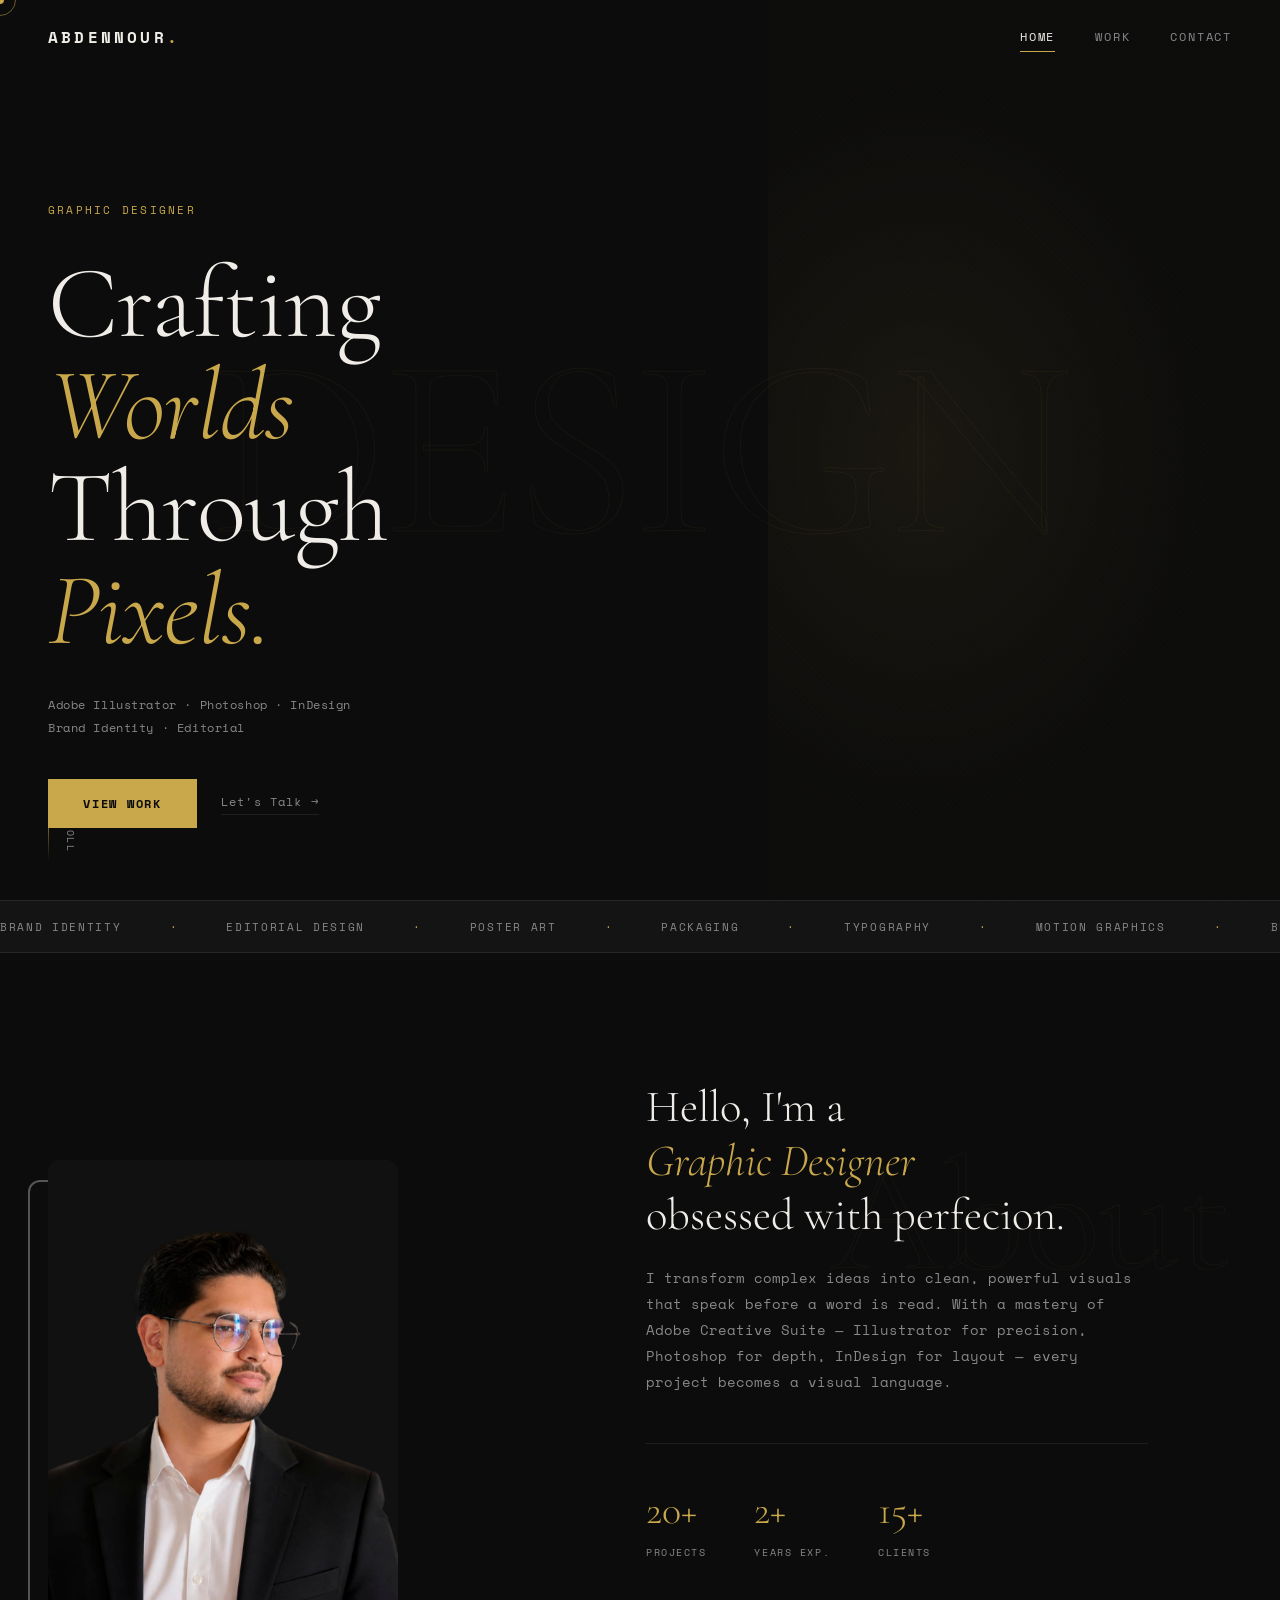
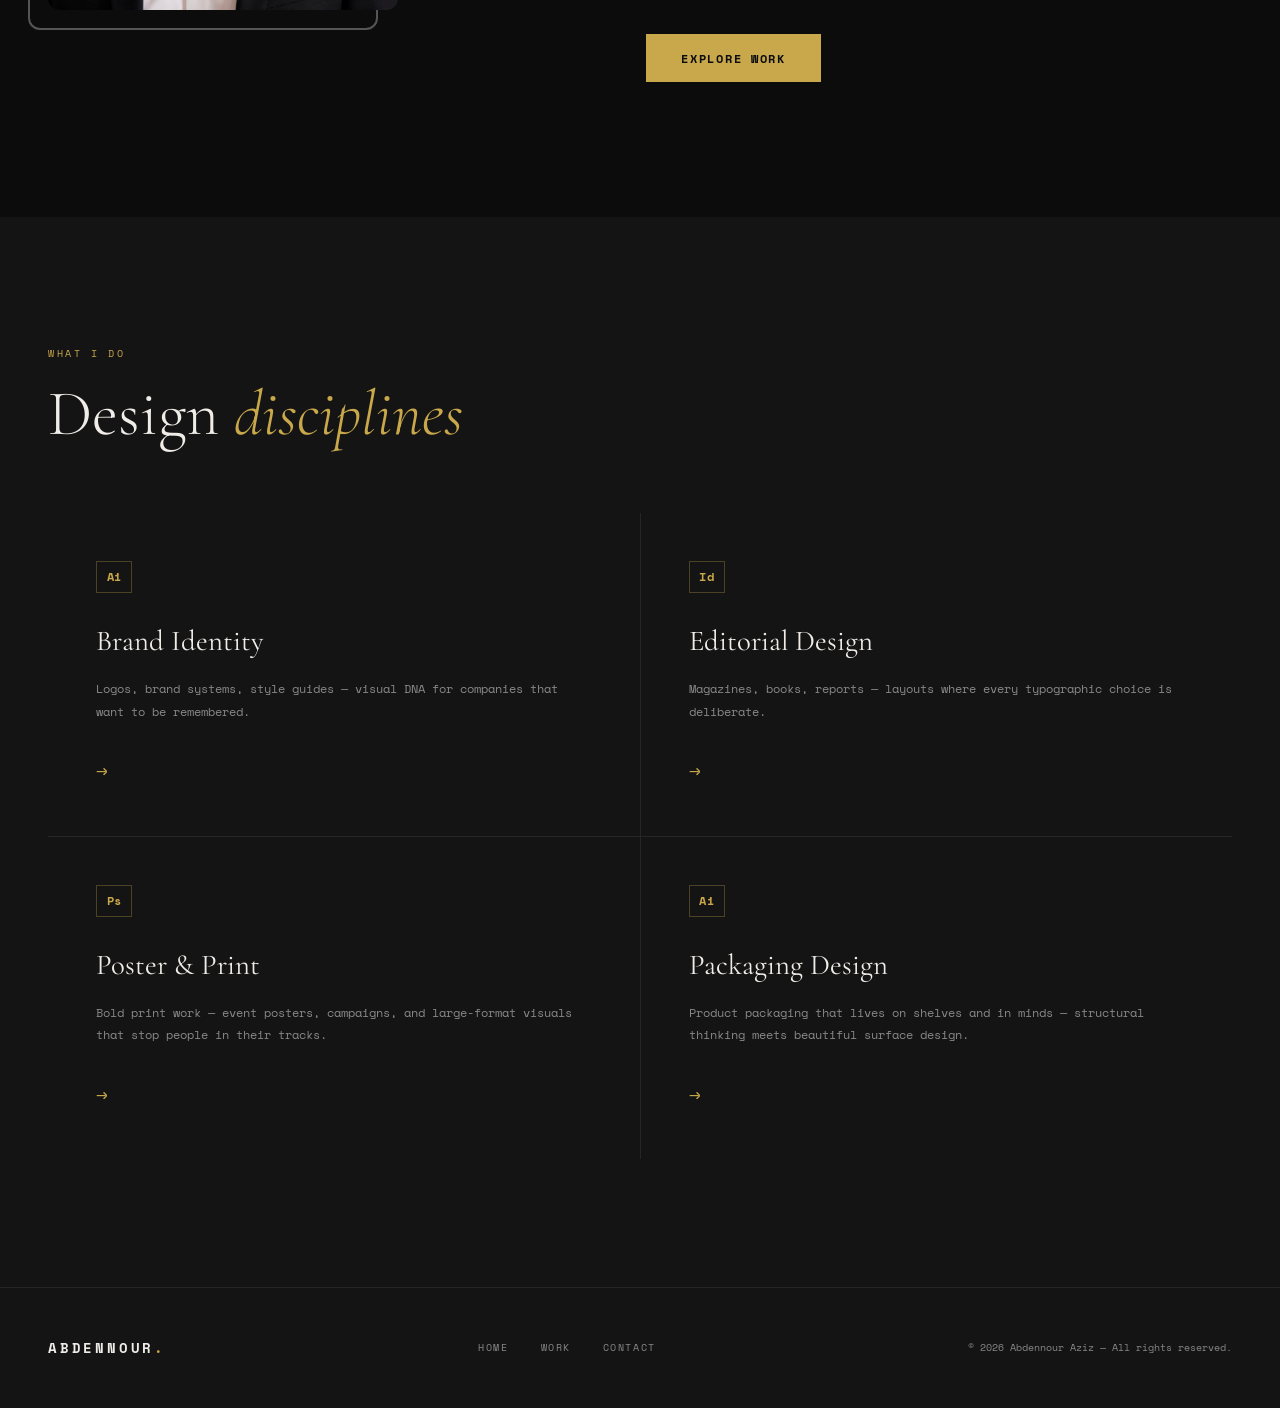
<file: index.html>
<!DOCTYPE html>
<html lang="en">
<head>
  <meta charset="UTF-8" />
  <meta name="viewport" content="width=device-width, initial-scale=1.0"/>
  <title>Abdennour's Portfolio</title>
  <link rel="preconnect" href="https://fonts.googleapis.com">
  <link href="https://fonts.googleapis.com/css2?family=Cormorant+Garamond:ital,wght@0,300;0,400;0,600;1,300;1,400&family=Space+Mono:wght@400;700&display=swap" rel="stylesheet">
  <link rel="stylesheet" href="style.css">
</head>
<body>

  <!-- CURSOR -->
  <div class="cursor" id="cursor"></div>
  <div class="cursor-follower" id="cursor-follower"></div>

  <!-- NAV -->
  <nav class="nav" id="nav">
    <a href="index.html" class="nav-logo">ABDENNOUR<span>.</span></a>
    <div class="nav-links">
      <a href="index.html" class="nav-link active">Home</a>
      <a href="work.html" class="nav-link">Work</a>
      <a href="contact.html" class="nav-link">Contact</a>
    </div>
    <div class="nav-burger" id="burger">
      <span></span><span></span>
    </div>
  </nav>

  <!-- HERO -->
  <section class="hero">
    <div class="hero-bg-text">DESIGN</div>
    <div class="hero-content">
      <p class="hero-tag reveal">Graphic Designer</p>
      <h1 class="hero-title">
        <span class="line reveal">Crafting</span>
        <span class="line reveal italic">Worlds</span>
        <span class="line reveal">Through</span>
        <span class="line reveal italic">Pixels.</span>
      </h1>
      <p class="hero-desc reveal">Adobe Illustrator · Photoshop · InDesign<br>Brand Identity · Editorial </p>
      <div class="hero-cta reveal">
        <a href="work.html" class="btn-primary">View Work</a>
        <a href="contact.html" class="btn-ghost">Let's Talk →</a>
      </div>
    </div>
    <div class="hero-scroll">
      <span>Scroll</span>
      <div class="scroll-line"></div>
    </div>
    <div class="hero-img-wrap">
      <div class="hero-img"></div>
    </div>
  </section>

  <!-- MARQUEE -->
  <div class="marquee-wrap">
    <div class="marquee">
      <span>Brand Identity</span><span>·</span>
      <span>Editorial Design</span><span>·</span>
      <span>Poster Art</span><span>·</span>
      <span>Packaging</span><span>·</span>
      <span>Typography</span><span>·</span>
      <span>Motion Graphics</span><span>·</span>
      <span>Brand Identity</span><span>·</span>
      <span>Editorial Design</span><span>·</span>
      <span>Poster Art</span><span>·</span>
      <span>Packaging</span><span>·</span>
      <span>Typography</span><span>·</span>
      <span>Motion Graphics</span><span>·</span>
    </div>
  </div>

  <!-- ABOUT -->
  <section class="about section">
    <div class="about-label reveal">About</div>
    <div class="about-grid">
      <div class="about-left">
        <div class="about-portrait reveal">
  <div class="portrait-inner">
    <img src="images.profile.png" alt="Abdennour Portrait">
  </div>
  <div class="portrait-border"></div>
</div>
      </div>
      <div class="about-right">
        <h2 class="about-title reveal">Hello, I'm a<br><em>Graphic Designer</em><br>obsessed with perfecion.</h2>
        <p class="about-text reveal">I transform complex ideas into clean, powerful visuals that speak before a word is read. With a mastery of Adobe Creative Suite — Illustrator for precision, Photoshop for depth, InDesign for layout — every project becomes a visual language.</p>
        <div class="about-stats reveal">
          <div class="stat"><span class="stat-num">20+</span><span class="stat-label">Projects</span></div>
          <div class="stat"><span class="stat-num">2+</span><span class="stat-label">Years Exp.</span></div>
          <div class="stat"><span class="stat-num">15+</span><span class="stat-label">Clients</span></div>
        </div>
        <a href="work.html" class="btn-primary reveal">Explore Work</a>
      </div>
    </div>
  </section>

  <!-- FEATURED CATEGORIES -->
  <section class="categories section">
    <p class="section-tag reveal">What I Do</p>
    <h2 class="section-title reveal">Design <em>disciplines</em></h2>
    <div class="cat-grid">
      <a href="work.html#branding" class="cat-card reveal" data-index="0">
        <div class="cat-icon">Ai</div>
        <h3>Brand Identity</h3>
        <p>Logos, brand systems, style guides — visual DNA for companies that want to be remembered.</p>
        <div class="cat-arrow">→</div>
        <div class="cat-bg"></div>
      </a>
      <a href="work.html#editorial" class="cat-card reveal" data-index="1">
        <div class="cat-icon">Id</div>
        <h3>Editorial Design</h3>
        <p>Magazines, books, reports — layouts where every typographic choice is deliberate.</p>
        <div class="cat-arrow">→</div>
        <div class="cat-bg"></div>
      </a>
      <a href="work.html#poster" class="cat-card reveal" data-index="2">
        <div class="cat-icon">Ps</div>
        <h3>Poster & Print</h3>
        <p>Bold print work — event posters, campaigns, and large-format visuals that stop people in their tracks.</p>
        <div class="cat-arrow">→</div>
        <div class="cat-bg"></div>
      </a>
      <a href="work.html#packaging" class="cat-card reveal" data-index="3">
        <div class="cat-icon">Ai</div>
        <h3>Packaging Design</h3>
        <p>Product packaging that lives on shelves and in minds — structural thinking meets beautiful surface design.</p>
        <div class="cat-arrow">→</div>
        <div class="cat-bg"></div>
      </a>
    </div>
  </section>

  <!-- FOOTER -->
  <footer class="footer">
    <div class="footer-inner">
      <div class="footer-logo">ABDENNOUR<span>.</span></div>
      <div class="footer-links">
        <a href="index.html">Home</a>
        <a href="work.html">Work</a>
        <a href="contact.html">Contact</a>
      </div>
      <p class="footer-copy">© 2026 Abdennour Aziz — All rights reserved.</p>
    </div>
  </footer>

  <script src="main.js"></script>
</body>
</html>
</file>
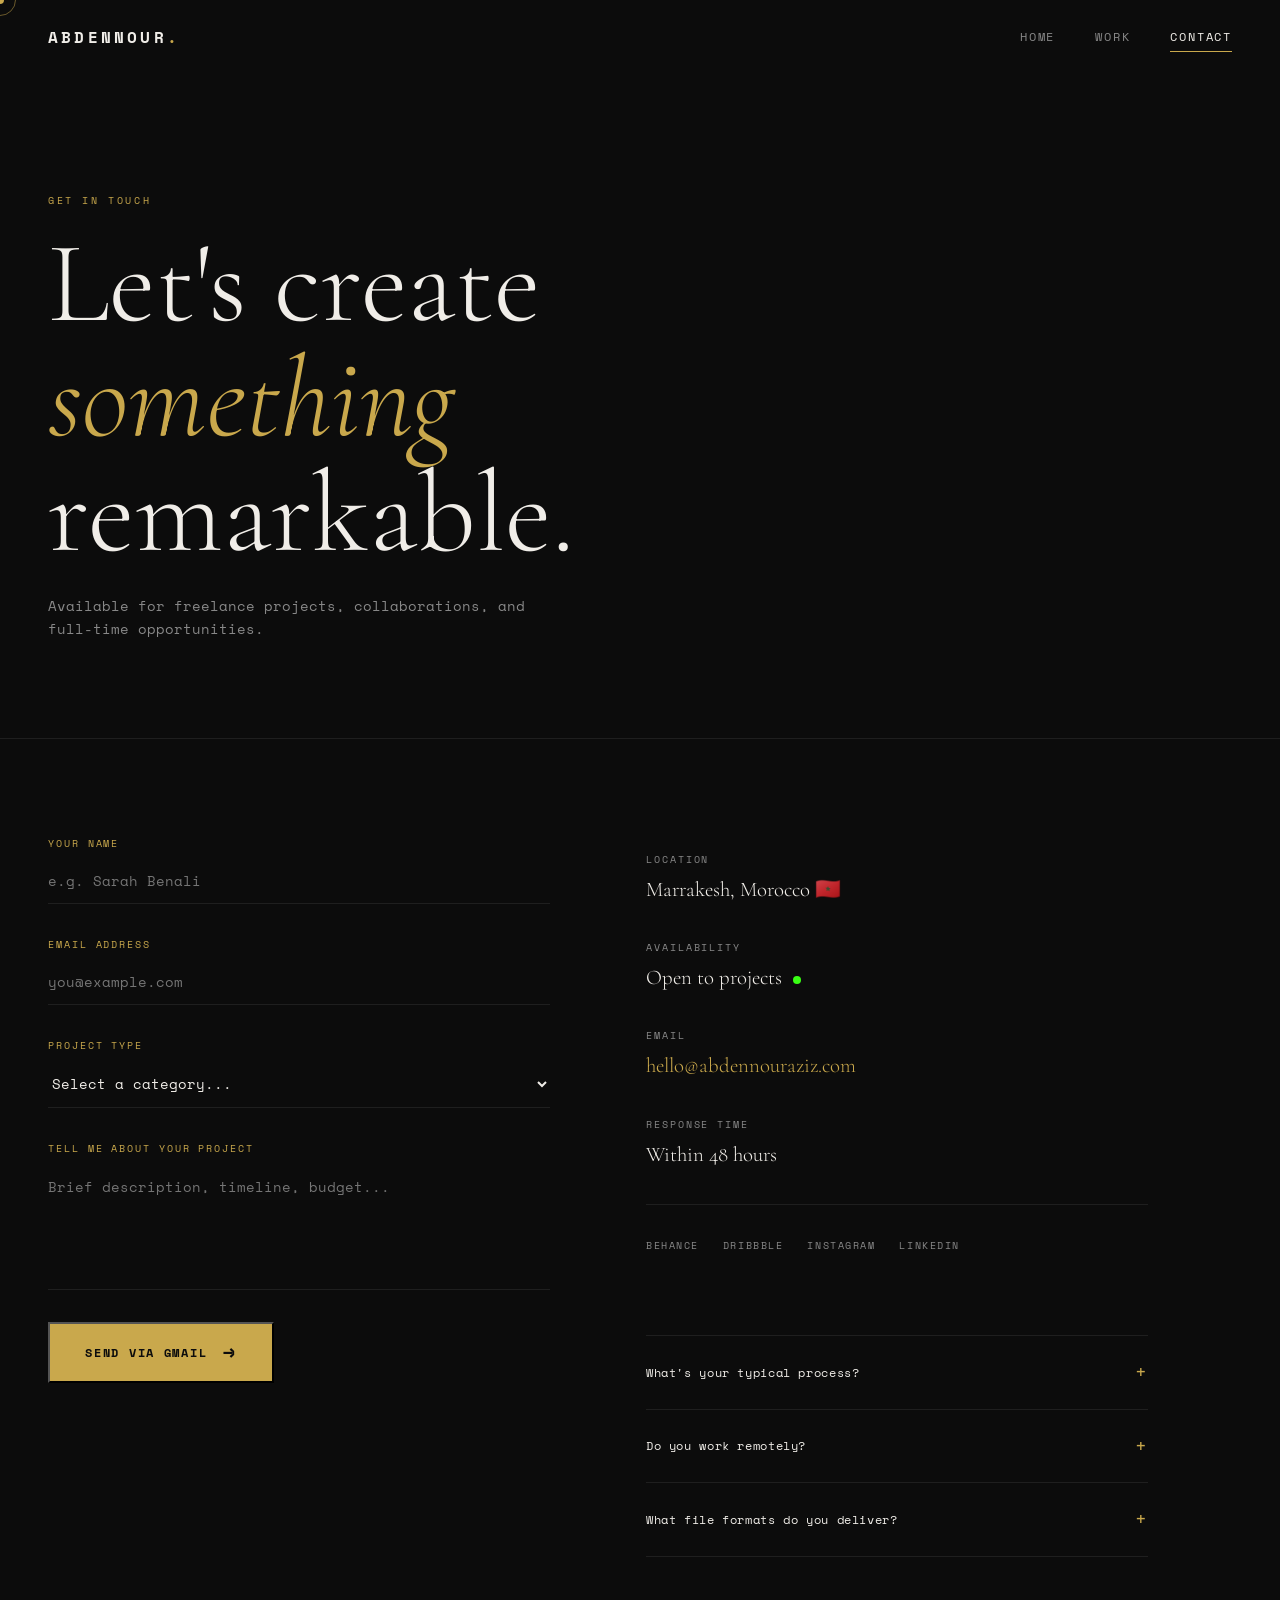
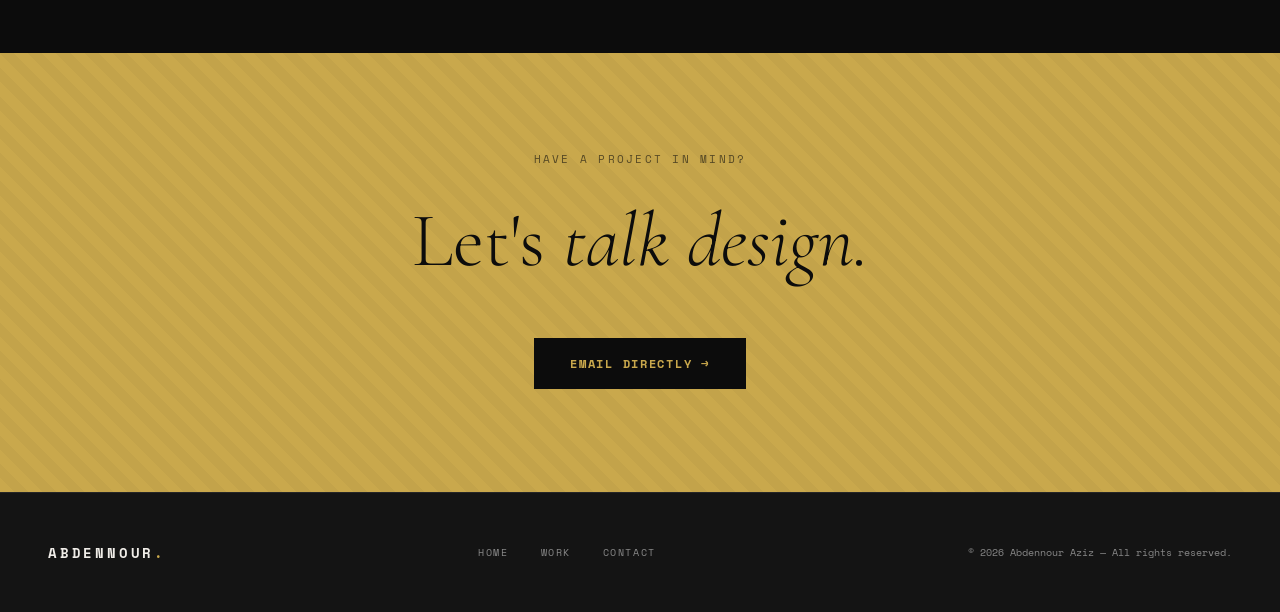
<file: contact.html>
<!DOCTYPE html>
<html lang="en">
<head>
  <meta charset="UTF-8"/>
  <meta name="viewport" content="width=device-width, initial-scale=1.0"/>
  <title>Contact — Abdennour Aziz</title>
  <link rel="preconnect" href="https://fonts.googleapis.com">
  <link href="https://fonts.googleapis.com/css2?family=Cormorant+Garamond:ital,wght@0,300;0,400;0,600;1,300;1,400&family=Space+Mono:wght@400;700&display=swap" rel="stylesheet">
  <link rel="stylesheet" href="style.css">
</head>
<body>

  <div class="cursor" id="cursor"></div>
  <div class="cursor-follower" id="cursor-follower"></div>

  <nav class="nav" id="nav">
    <a href="index.html" class="nav-logo">ABDENNOUR<span>.</span></a>
    <div class="nav-links">
      <a href="index.html" class="nav-link">Home</a>
      <a href="work.html" class="nav-link">Work</a>
      <a href="contact.html" class="nav-link active">Contact</a>
    </div>
    <div class="nav-burger" id="burger">
      <span></span><span></span>
    </div>
  </nav>

  <section class="contact-hero">
    <div class="contact-hero-text">
      <p class="page-hero-tag reveal">Get In Touch</p>
      <h1 class="page-hero-title reveal">Let's create<br><em>something</em><br>remarkable.</h1>
      <p class="page-hero-sub reveal">Available for freelance projects, collaborations, and full-time opportunities.</p>
    </div>
  </section>

  <section class="contact-section">
    <div class="contact-grid">

      <!-- FORM SIDE -->
      <div class="contact-form-wrap reveal">
        <form class="contact-form" id="contactForm">
          <div class="form-group">
            <label for="name">Your Name</label>
            <input type="text" id="name" name="name" placeholder="e.g. Sarah Benali" required>
            <div class="input-line"></div>
          </div>
          <div class="form-group">
            <label for="email">Email Address</label>
            <input type="email" id="email" name="email" placeholder="you@example.com" required>
            <div class="input-line"></div>
          </div>
          <div class="form-group">
            <label for="project">Project Type</label>
            <select id="project" name="project">
              <option value="">Select a category...</option>
              <option>Brand Identity</option>
              <option>Editorial Design</option>
              <option>Poster & Print</option>
              <option>Packaging Design</option>
              <option>Other</option>
            </select>
            <div class="input-line"></div>
          </div>
          <div class="form-group">
            <label for="message">Tell me about your project</label>
            <textarea id="message" name="message" rows="5" placeholder="Brief description, timeline, budget..."></textarea>
            <div class="input-line"></div>
          </div>
          <button type="submit" class="btn-primary submit-btn">
            <span class="btn-text">Send via Gmail</span>
            <span class="btn-arrow">→</span>
          </button>
          <div class="form-success" id="formSuccess">
            <span>✓</span> Message sent! I'll get back to you within 48 hours.
          </div>
        </form>
      </div>

      <!-- INFO SIDE -->
      <div class="contact-info reveal">
        <div class="info-block">
          <p class="info-label">Location</p>
          <p class="info-val">Marrakesh, Morocco 🇲🇦</p>
        </div>
        <div class="info-block">
          <p class="info-label">Availability</p>
          <p class="info-val">Open to projects <span class="dot-green"></span></p>
        </div>
        <div class="info-block">
          <p class="info-label">Email</p>
          <p class="info-val"><a href="mailto:hello@abdennouraziz.com">hello@abdennouraziz.com</a></p>
        </div>
        <div class="info-block">
          <p class="info-label">Response Time</p>
          <p class="info-val">Within 48 hours</p>
        </div>
        <div class="info-socials">
          <a href="#" class="social-link">Behance</a>
          <a href="#" class="social-link">Dribbble</a>
          <a href="#" class="social-link">Instagram</a>
          <a href="#" class="social-link">LinkedIn</a>
        </div>
        <div class="info-faq">
          <div class="faq-item">
            <div class="faq-q" onclick="toggleFaq(this)">
              <span>What's your typical process?</span><span class="faq-icon">+</span>
            </div>
            <div class="faq-a">Discovery → Concept → Refinement → Delivery. I involve you at every stage so there are no surprises — only great work.</div>
          </div>
          <div class="faq-item">
            <div class="faq-q" onclick="toggleFaq(this)">
              <span>Do you work remotely?</span><span class="faq-icon">+</span>
            </div>
            <div class="faq-a">Yes, fully remote and comfortable with async collaboration across time zones.</div>
          </div>
          <div class="faq-item">
            <div class="faq-q" onclick="toggleFaq(this)">
              <span>What file formats do you deliver?</span><span class="faq-icon">+</span>
            </div>
            <div class="faq-a">All source files (Ai, Ps, Id), plus print-ready PDFs, web-optimized PNGs/SVGs, and full brand packages as needed.</div>
          </div>
        </div>
      </div>

    </div>
  </section>

  <!-- BIG CTA -->
  <section class="cta-band reveal">
    <div class="cta-band-inner">
      <p>Have a project in mind?</p>
      <h2>Let's <em>talk design.</em></h2>
      <a href="mailto:hello@abdennouraziz.com" class="btn-primary">Email Directly →</a>
    </div>
  </section>

  <footer class="footer">
    <div class="footer-inner">
      <div class="footer-logo">ABDENNOUR<span>.</span></div>
      <div class="footer-links">
        <a href="index.html">Home</a>
        <a href="work.html">Work</a>
        <a href="contact.html">Contact</a>
      </div>
      <p class="footer-copy">© 2026 Abdennour Aziz — All rights reserved.</p>
    </div>
  </footer>

  <script src="main.js"></script>
</body>
</html>
</file>
<file: style.css>
/* =============================================
   ABDENNOUR — PORTFOLIO STYLESHEET
   Aesthetic: Dark Editorial Luxury
   Fonts: Cormorant Garamond + Space Mono
   ============================================= */

:root {
  --bg: #0c0c0c;
  --surface: #141414;
  --border: rgba(255,255,255,0.08);
  --text: #f0ede8;
  --text-muted: #888;
  --accent: #c9a84c;
  --accent-light: #e8c96e;
  --red: #e94560;
  --font-serif: 'Cormorant Garamond', Georgia, serif;
  --font-mono: 'Space Mono', monospace;
  --ease: cubic-bezier(0.77, 0, 0.175, 1);
  --ease-out: cubic-bezier(0.16, 1, 0.3, 1);
}

*, *::before, *::after { box-sizing: border-box; margin: 0; padding: 0; }

html { scroll-behavior: smooth; }

body {
  background: var(--bg);
  color: var(--text);
  font-family: var(--font-mono);
  font-size: 14px;
  line-height: 1.7;
  overflow-x: hidden;
  cursor: none;
}

a { color: inherit; text-decoration: none; }
em { font-style: italic; color: var(--accent); }

/* =============================================
   CUSTOM CURSOR
   ============================================= */
.cursor {
  width: 8px; height: 8px;
  background: var(--accent);
  border-radius: 50%;
  position: fixed; top: 0; left: 0;
  pointer-events: none; z-index: 9999;
  transform: translate(-50%, -50%);
  transition: width 0.2s, height 0.2s, background 0.2s;
}

.cursor-follower {
  width: 32px; height: 32px;
  border: 1px solid rgba(201,168,76,0.5);
  border-radius: 50%;
  position: fixed; top: 0; left: 0;
  pointer-events: none; z-index: 9998;
  transform: translate(-50%, -50%);
  transition: transform 0.15s var(--ease-out), width 0.3s, height 0.3s;
}

body:has(a:hover) .cursor { width: 12px; height: 12px; background: var(--accent-light); }
body:has(a:hover) .cursor-follower { width: 48px; height: 48px; border-color: var(--accent); }
body:has(button:hover) .cursor { background: var(--accent-light); }

/* =============================================
   NAV
   ============================================= */
.nav {
  position: fixed; top: 0; left: 0; right: 0; z-index: 100;
  display: flex; align-items: center; justify-content: space-between;
  padding: 1.5rem 3rem;
  transition: background 0.4s, padding 0.4s;
}

.nav.scrolled {
  background: rgba(12,12,12,0.92);
  backdrop-filter: blur(12px);
  padding: 1rem 3rem;
  border-bottom: 1px solid var(--border);
}

.nav-logo {
  font-family: var(--font-mono);
  font-size: 1rem;
  font-weight: 700;
  letter-spacing: 0.2em;
  color: var(--text);
}
.nav-logo span { color: var(--accent); }

.nav-links { display: flex; gap: 2.5rem; }

.nav-link {
  font-family: var(--font-mono);
  font-size: 0.75rem;
  letter-spacing: 0.15em;
  text-transform: uppercase;
  color: var(--text-muted);
  transition: color 0.3s;
  position: relative;
}

.nav-link::after {
  content: '';
  position: absolute; bottom: -4px; left: 0;
  width: 0; height: 1px;
  background: var(--accent);
  transition: width 0.3s var(--ease);
}
.nav-link:hover, .nav-link.active { color: var(--text); }
.nav-link:hover::after, .nav-link.active::after { width: 100%; }

.nav-burger { display: none; flex-direction: column; gap: 6px; cursor: none; }
.nav-burger span { display: block; width: 24px; height: 1px; background: var(--text); transition: all 0.3s; }

/* =============================================
   REVEAL ANIMATION
   ============================================= */
.reveal {
  opacity: 0;
  transform: translateY(30px);
  transition: opacity 0.8s var(--ease-out), transform 0.8s var(--ease-out);
}
.reveal.visible {
  opacity: 1;
  transform: translateY(0);
}

/* =============================================
   HERO
   ============================================= */
.hero {
  min-height: 100vh;
  display: flex; align-items: center;
  padding: 0 3rem; padding-top: 8rem;
  position: relative; overflow: hidden;
}

.hero-bg-text {
  position: absolute;
  font-family: var(--font-serif);
  font-size: clamp(8rem, 20vw, 22rem);
  font-weight: 300;
  letter-spacing: -0.02em;
  color: transparent;
  -webkit-text-stroke: 1px rgba(201,168,76,0.06);
  top: 50%; left: 50%;
  transform: translate(-50%, -50%);
  white-space: nowrap;
  user-select: none;
  animation: bgTextFloat 8s ease-in-out infinite;
}

@keyframes bgTextFloat {
  0%, 100% { transform: translate(-50%, -50%) translateY(0); }
  50% { transform: translate(-50%, -50%) translateY(-20px); }
}

.hero-content { max-width: 680px; position: relative; z-index: 2; }

.hero-tag {
  font-family: var(--font-mono);
  font-size: 0.7rem;
  letter-spacing: 0.2em;
  text-transform: uppercase;
  color: var(--accent);
  margin-bottom: 2rem;
}

.hero-title {
  font-family: var(--font-serif);
  font-size: clamp(3.5rem, 8vw, 7rem);
  font-weight: 300;
  line-height: 1.0;
  letter-spacing: -0.01em;
  margin-bottom: 2rem;
}

.hero-title .line { display: block; }
.hero-title .italic { font-style: italic; color: var(--accent); }

.hero-title .line.reveal { transition-delay: calc(var(--i, 0) * 0.1s); }
.hero-title .line:nth-child(1) { --i: 0; }
.hero-title .line:nth-child(2) { --i: 1; }
.hero-title .line:nth-child(3) { --i: 2; }
.hero-title .line:nth-child(4) { --i: 3; }

.hero-desc {
  font-family: var(--font-mono);
  font-size: 0.72rem;
  color: var(--text-muted);
  letter-spacing: 0.05em;
  line-height: 2;
  margin-bottom: 2.5rem;
}

.hero-cta { display: flex; gap: 1.5rem; align-items: center; flex-wrap: wrap; }

.hero-scroll {
  position: absolute;
  bottom: 2.5rem; left: 3rem;
  display: flex; flex-direction: column; align-items: center; gap: 0.75rem;
  color: var(--text-muted);
  font-family: var(--font-mono);
  font-size: 0.65rem;
  letter-spacing: 0.15em;
  text-transform: uppercase;
  writing-mode: vertical-rl;
}

.scroll-line {
  width: 1px; height: 60px;
  background: linear-gradient(to bottom, var(--accent), transparent);
  animation: scrollPulse 2s ease-in-out infinite;
}

@keyframes scrollPulse {
  0%, 100% { opacity: 0.3; transform: scaleY(1); }
  50% { opacity: 1; transform: scaleY(1.2); }
}

.hero-img-wrap {
  position: absolute; right: 0; top: 0; bottom: 0;
  width: 40%; overflow: hidden;
  opacity: 0.25;
}

.hero-img {
  width: 100%; height: 100%;
  background: 
    radial-gradient(ellipse at 30% 50%, rgba(201,168,76,0.3), transparent 60%),
    repeating-linear-gradient(45deg, transparent, transparent 2px, rgba(201,168,76,0.03) 2px, rgba(201,168,76,0.03) 4px);
  animation: heroImgFloat 6s ease-in-out infinite;
}

@keyframes heroImgFloat {
  0%, 100% { transform: scale(1.05); }
  50% { transform: scale(1.0); }
}

/* =============================================
   BUTTONS
   ============================================= */
.btn-primary {
  display: inline-block;
  background: var(--accent);
  color: #0c0c0c;
  font-family: var(--font-mono);
  font-size: 0.72rem;
  font-weight: 700;
  letter-spacing: 0.15em;
  text-transform: uppercase;
  padding: 0.9rem 2.2rem;
  position: relative; overflow: hidden;
  transition: color 0.3s, transform 0.3s;
}

.btn-primary::before {
  content: '';
  position: absolute; inset: 0;
  background: var(--bg);
  transform: scaleX(0);
  transform-origin: left;
  transition: transform 0.4s var(--ease);
}
.btn-primary:hover::before { transform: scaleX(1); }
.btn-primary:hover { color: var(--accent); transform: translateY(-2px); }
.btn-primary span { position: relative; z-index: 1; }

.btn-ghost {
  display: inline-block;
  font-family: var(--font-mono);
  font-size: 0.72rem;
  letter-spacing: 0.1em;
  color: var(--text-muted);
  border-bottom: 1px solid var(--border);
  padding-bottom: 2px;
  transition: color 0.3s, border-color 0.3s;
}
.btn-ghost:hover { color: var(--accent); border-color: var(--accent); }

/* =============================================
   MARQUEE
   ============================================= */
.marquee-wrap {
  border-top: 1px solid var(--border);
  border-bottom: 1px solid var(--border);
  overflow: hidden;
  padding: 1rem 0;
  background: var(--surface);
}

.marquee {
  display: flex; gap: 3rem;
  white-space: nowrap;
  animation: marquee 30s linear infinite;
  font-family: var(--font-mono);
  font-size: 0.7rem;
  letter-spacing: 0.15em;
  text-transform: uppercase;
  color: var(--text-muted);
}

.marquee span:nth-child(even) { color: var(--accent); }

@keyframes marquee {
  from { transform: translateX(0); }
  to { transform: translateX(-50%); }
}

/* =============================================
   SECTION SHARED
   ============================================= */
.section { padding: 8rem 3rem; }
.section-tag {
  font-family: var(--font-mono);
  font-size: 0.65rem;
  letter-spacing: 0.25em;
  text-transform: uppercase;
  color: var(--accent);
  margin-bottom: 1rem;
}
.section-title {
  font-family: var(--font-serif);
  font-size: clamp(2.5rem, 5vw, 4.5rem);
  font-weight: 300;
  line-height: 1.1;
  margin-bottom: 4rem;
}

/* =============================================
   ABOUT
   ============================================= */
.about { position: relative; }
.about-label {
  position: absolute; top: 8rem; right: 3rem;
  font-family: var(--font-serif);
  font-size: 10rem;
  font-weight: 300;
  color: transparent;
  -webkit-text-stroke: 1px rgba(201,168,76,0.05);
  user-select: none;
}

.about-grid {
  display: grid; grid-template-columns: 1fr 1fr;
  gap: 6rem; align-items: center;
  max-width: 1100px;
}

.about-portrait {
  position: relative; aspect-ratio: 3/4;
  max-height: 500px;
}

.portrait-inner {
  width: 100%; height: 100%;
  background: 
    radial-gradient(ellipse at 40% 40%, rgba(201,168,76,0.15), transparent 60%),
    repeating-linear-gradient(-45deg, transparent, transparent 3px, rgba(201,168,76,0.04) 3px, rgba(201,168,76,0.04) 6px);
  position: relative; z-index: 1;
}

.portrait-border {
  position: absolute;
  top: 16px; left: 16px; right: -16px; bottom: -16px;
  border: 1px solid var(--accent);
  opacity: 0.3; z-index: 0;
}

.about-title {
  font-family: var(--font-serif);
  font-size: clamp(2rem, 3.5vw, 3rem);
  font-weight: 300; line-height: 1.2;
  margin-bottom: 1.5rem;
}

.about-text {
  color: var(--text-muted); line-height: 1.9;
  font-size: 0.85rem; margin-bottom: 3rem;
}

.about-stats {
  display: flex; gap: 3rem; margin-bottom: 2.5rem;
  padding: 2rem 0; border-top: 1px solid var(--border);
}

.stat { display: flex; flex-direction: column; }
.stat-num {
  font-family: var(--font-serif);
  font-size: 2.5rem; font-weight: 300;
  color: var(--accent);
}
.stat-label {
  font-size: 0.65rem; letter-spacing: 0.15em;
  text-transform: uppercase; color: var(--text-muted);
}

/* =============================================
   CATEGORIES (HOME)
   ============================================= */
.categories { background: var(--surface); }

.cat-grid {
  display: grid; grid-template-columns: repeat(2, 1fr);
  gap: 1px; background: var(--border);
}

.cat-card {
  display: block;
  background: var(--surface);
  padding: 3rem;
  position: relative; overflow: hidden;
  transition: transform 0.4s var(--ease);
}

.cat-card:hover { transform: translateY(-4px); }

.cat-bg {
  position: absolute; inset: 0;
  background: radial-gradient(ellipse at 50% 100%, rgba(201,168,76,0.08), transparent 60%);
  opacity: 0;
  transition: opacity 0.4s;
}
.cat-card:hover .cat-bg { opacity: 1; }

.cat-icon {
  font-family: var(--font-mono);
  font-size: 0.75rem; font-weight: 700;
  letter-spacing: 0.05em;
  color: var(--accent);
  margin-bottom: 1.5rem;
  display: inline-block;
  border: 1px solid rgba(201,168,76,0.3);
  padding: 0.3rem 0.6rem;
}

.cat-card h3 {
  font-family: var(--font-serif);
  font-size: 1.8rem; font-weight: 400;
  margin-bottom: 0.75rem;
}

.cat-card p {
  font-size: 0.78rem; color: var(--text-muted);
  line-height: 1.8; margin-bottom: 2rem;
}

.cat-arrow {
  font-size: 1.2rem;
  color: var(--accent);
  transform: translateX(0);
  transition: transform 0.3s var(--ease);
  display: inline-block;
}
.cat-card:hover .cat-arrow { transform: translateX(8px); }

/* =============================================
   PAGE HERO
   ============================================= */
.page-hero, .contact-hero {
  padding: 12rem 3rem 6rem;
  border-bottom: 1px solid var(--border);
}

.page-hero-tag {
  font-family: var(--font-mono);
  font-size: 0.65rem; letter-spacing: 0.25em;
  text-transform: uppercase; color: var(--accent);
  margin-bottom: 1rem; display: block;
}

.page-hero-title {
  font-family: var(--font-serif);
  font-size: clamp(3.5rem, 9vw, 8rem);
  font-weight: 300; line-height: 1;
  margin-bottom: 1.5rem;
}

.page-hero-sub {
  color: var(--text-muted); font-size: 0.85rem;
  max-width: 500px;
}

/* =============================================
   FILTER BAR
   ============================================= */
.filter-bar {
  display: flex; gap: 0.5rem; flex-wrap: wrap;
  padding: 2rem 3rem; border-bottom: 1px solid var(--border);
}

.filter-btn {
  font-family: var(--font-mono);
  font-size: 0.65rem; letter-spacing: 0.15em;
  text-transform: uppercase;
  background: none;
  border: 1px solid var(--border);
  color: var(--text-muted);
  padding: 0.5rem 1.2rem;
  cursor: none;
  transition: all 0.3s;
}

.filter-btn:hover { border-color: var(--accent); color: var(--accent); }
.filter-btn.active {
  background: var(--accent); color: var(--bg);
  border-color: var(--accent); font-weight: 700;
}

/* =============================================
   WORK GRID
   ============================================= */
.work-grid-section { padding: 4rem 3rem; }

.work-grid {
  display: grid;
  grid-template-columns: repeat(auto-fill, minmax(340px, 1fr));
  gap: 2rem;
  width: 100%;
}

.work-card {
  background: var(--surface);
  border: 1px solid var(--border);
  overflow: hidden;
  transition: transform 0.4s var(--ease), border-color 0.3s;
}
.work-card:hover { transform: translateY(-8px); border-color: rgba(201,168,76,0.3); }

.work-card.hidden { display: none; }
.work-card.fade-in { animation: fadeInCard 0.4s var(--ease-out) forwards; }

@keyframes fadeInCard {
  from { opacity: 0; transform: translateY(20px); }
  to { opacity: 1; transform: translateY(0); }
}

.work-img {
  width: 100%;
  height: 280px;
  position: relative;
  overflow: hidden;
  background-size: cover;
  background-position: center;
  background-repeat: no-repeat;
  transition: transform 0.6s cubic-bezier(0.25, 1, 0.5, 1);
}

.work-card:hover .work-img {
  transform: scale(1.04);
}

.work-img-overlay {
  position: absolute; inset: 0;
  background: rgba(0,0,0,0.4);
  display: flex; align-items: flex-end; justify-content: flex-end;
  padding: 1rem;
  opacity: 0;
  transition: opacity 0.3s;
}
.work-card:hover .work-img-overlay { opacity: 1; }

.work-tools { display: flex; gap: 0.4rem; }
.work-tools span {
  font-family: var(--font-mono);
  font-size: 0.6rem; font-weight: 700;
  background: var(--accent); color: var(--bg);
  padding: 0.2rem 0.5rem;
}

.work-info { padding: 1.75rem; }

.work-cat {
  font-family: var(--font-mono);
  font-size: 0.6rem; letter-spacing: 0.15em;
  text-transform: uppercase; color: var(--accent);
  display: block; margin-bottom: 0.5rem;
}

.work-title {
  font-family: var(--font-serif);
  font-size: 1.5rem; font-weight: 400;
  margin-bottom: 0.75rem;
}

.work-info p { font-size: 0.78rem; color: var(--text-muted); line-height: 1.8; }

/* =============================================
   TOOLS SECTION
   ============================================= */
.tools-section { background: var(--surface); padding: 6rem 3rem; }

.tools-grid {
  display: grid; grid-template-columns: repeat(3, 1fr);
  gap: 2rem; max-width: 900px;
}

.tool-item {
  padding: 2.5rem;
  border: 1px solid var(--border);
  transition: border-color 0.3s, transform 0.3s;
}
.tool-item:hover { border-color: var(--accent); transform: translateY(-4px); }

.tool-icon {
  font-family: var(--font-mono);
  font-size: 1.8rem; font-weight: 700;
  margin-bottom: 1rem;
  display: inline-block;
}

.tool-icon.ai { color: #ff9a00; }
.tool-icon.ps { color: #31a8ff; }
.tool-icon.id { color: #ff3366; }

.tool-item > span {
  display: block; font-size: 0.72rem;
  letter-spacing: 0.1em; margin-bottom: 0.5rem;
}
.tool-item p { font-size: 0.75rem; color: var(--text-muted); line-height: 1.7; }

/* =============================================
   CONTACT
   ============================================= */
.contact-section { padding: 6rem 3rem; }

.contact-grid {
  display: grid; grid-template-columns: 1fr 1fr;
  gap: 6rem; max-width: 1100px;
}

.contact-form { display: flex; flex-direction: column; gap: 2rem; }

.form-group { display: flex; flex-direction: column; gap: 0.5rem; position: relative; }

.form-group label {
  font-family: var(--font-mono);
  font-size: 0.6rem; letter-spacing: 0.2em;
  text-transform: uppercase; color: var(--accent);
}

.form-group input,
.form-group select,
.form-group textarea {
  background: transparent;
  border: none; border-bottom: 1px solid var(--border);
  color: var(--text);
  font-family: var(--font-mono); font-size: 0.85rem;
  padding: 0.75rem 0;
  outline: none;
  transition: border-color 0.3s;
  cursor: none;
}

.form-group input:focus,
.form-group select:focus,
.form-group textarea:focus { border-color: var(--accent); }

.form-group select option { background: var(--bg); }
.form-group textarea { resize: none; }

.input-line {
  position: absolute; bottom: 0; left: 0;
  width: 0; height: 1px; background: var(--accent);
  transition: width 0.4s var(--ease);
}
.form-group:focus-within .input-line { width: 100%; }

.submit-btn {
  display: flex; align-items: center; gap: 1rem;
  width: fit-content;
}

.btn-arrow { font-size: 1.2rem; }

.form-success {
  display: none; color: #39ff14;
  font-size: 0.8rem; padding: 1rem;
  border: 1px solid #39ff14;
}
.form-success.show { display: block; animation: fadeInCard 0.4s; }

.contact-info { padding-top: 1rem; }

.info-block { margin-bottom: 2rem; }
.info-label {
  font-family: var(--font-mono);
  font-size: 0.6rem; letter-spacing: 0.2em;
  text-transform: uppercase; color: var(--text-muted);
  margin-bottom: 0.3rem;
}
.info-val {
  font-family: var(--font-serif); font-size: 1.3rem;
  font-weight: 300;
}
.info-val a { color: var(--accent); }
.info-val a:hover { text-decoration: underline; }

.dot-green {
  display: inline-block; width: 8px; height: 8px;
  background: #39ff14; border-radius: 50%;
  margin-left: 6px;
  animation: pulse 2s ease-in-out infinite;
}

@keyframes pulse {
  0%, 100% { box-shadow: 0 0 0 0 rgba(57,255,20,0.4); }
  50% { box-shadow: 0 0 0 8px rgba(57,255,20,0); }
}

.info-socials {
  display: flex; gap: 1.5rem; flex-wrap: wrap;
  margin-bottom: 3rem; padding: 2rem 0;
  border-top: 1px solid var(--border);
}

.social-link {
  font-family: var(--font-mono);
  font-size: 0.65rem; letter-spacing: 0.15em;
  text-transform: uppercase; color: var(--text-muted);
  transition: color 0.3s;
}
.social-link:hover { color: var(--accent); }

/* FAQ */
.info-faq { display: flex; flex-direction: column; gap: 0; }

.faq-item { border-top: 1px solid var(--border); }
.faq-item:last-child { border-bottom: 1px solid var(--border); }

.faq-q {
  display: flex; justify-content: space-between; align-items: center;
  padding: 1.25rem 0; cursor: none;
  font-size: 0.78rem; letter-spacing: 0.05em;
  transition: color 0.3s;
}
.faq-q:hover { color: var(--accent); }

.faq-icon {
  font-size: 1.2rem; color: var(--accent);
  transition: transform 0.3s;
}
.faq-item.open .faq-icon { transform: rotate(45deg); }

.faq-a {
  font-size: 0.78rem; color: var(--text-muted);
  max-height: 0; overflow: hidden;
  transition: max-height 0.4s var(--ease), padding 0.3s;
}
.faq-item.open .faq-a { max-height: 200px; padding-bottom: 1.25rem; }

/* CTA Band */
.cta-band {
  background: var(--accent);
  padding: 6rem 3rem;
  text-align: center;
  overflow: hidden; position: relative;
}
.cta-band::before {
  content: '';
  position: absolute; inset: 0;
  background: repeating-linear-gradient(45deg, transparent, transparent 10px, rgba(0,0,0,0.03) 10px, rgba(0,0,0,0.03) 20px);
}
.cta-band-inner { position: relative; }
.cta-band p {
  font-family: var(--font-mono);
  font-size: 0.7rem; letter-spacing: 0.2em;
  text-transform: uppercase; color: rgba(12,12,12,0.6);
  margin-bottom: 0.5rem;
}
.cta-band h2 {
  font-family: var(--font-serif);
  font-size: clamp(2.5rem, 6vw, 5rem);
  font-weight: 300; color: var(--bg);
  margin-bottom: 2rem;
}
.cta-band h2 em { font-style: italic; color: var(--bg); }
.cta-band .btn-primary {
  background: var(--bg); color: var(--accent);
  border: 1px solid transparent;
}
.cta-band .btn-primary:hover { color: var(--bg); }
.cta-band .btn-primary::before { background: var(--accent); }

/* =============================================
   FOOTER
   ============================================= */
.footer {
  background: var(--surface);
  border-top: 1px solid var(--border);
  padding: 3rem;
}
.footer-inner {
  display: flex; align-items: center; justify-content: space-between;
  flex-wrap: wrap; gap: 1.5rem;
}
.footer-logo {
  font-family: var(--font-mono);
  font-weight: 700; letter-spacing: 0.2em;
}
.footer-logo span { color: var(--accent); }
.footer-links { display: flex; gap: 2rem; }
.footer-links a {
  font-size: 0.65rem; letter-spacing: 0.15em;
  text-transform: uppercase; color: var(--text-muted);
  transition: color 0.3s;
}
.footer-links a:hover { color: var(--accent); }
.footer-copy { font-size: 0.65rem; color: var(--text-muted); }

/* =============================================
   PROJECT MODAL
   ============================================= */
.project-modal {
  position: fixed; inset: 0; z-index: 1000;
  display: flex; align-items: center; justify-content: center;
  pointer-events: none;
  opacity: 0;
  transition: opacity 0.4s var(--ease-out);
}
.project-modal.open {
  pointer-events: all;
  opacity: 1;
}

.modal-overlay {
  position: absolute; inset: 0;
  background: rgba(0,0,0,0.85);
  backdrop-filter: blur(8px);
}

.modal-panel {
  position: relative; z-index: 1;
  background: var(--surface);
  border: 1px solid var(--border);
  width: min(960px, 94vw);
  max-height: 92vh;
  overflow-y: auto;
  transform: translateY(40px) scale(0.97);
  transition: transform 0.5s var(--ease-out);
  scrollbar-width: thin;
  scrollbar-color: var(--accent) transparent;
}
.project-modal.open .modal-panel {
  transform: translateY(0) scale(1);
}

.modal-close {
  position: sticky; top: 1rem;
  float: right; margin: 1rem 1rem 0 0;
  background: transparent;
  border: 1px solid var(--border);
  color: var(--text-muted);
  font-family: var(--font-mono);
  font-size: 0.75rem;
  width: 36px; height: 36px;
  display: flex; align-items: center; justify-content: center;
  cursor: none;
  transition: border-color 0.3s, color 0.3s;
  z-index: 10;
}
.modal-close:hover { border-color: var(--accent); color: var(--accent); }

.modal-inner {
  display: grid; grid-template-columns: 1.1fr 0.9fr;
  gap: 0;
  clear: both;
}

/* Gallery side */
.modal-gallery {
  padding: 2.5rem 2rem 2.5rem 2.5rem;
  border-right: 1px solid var(--border);
  display: flex; flex-direction: column; gap: 1rem;
}

.modal-main-img {
  height: 420px;
  position: relative;
  display: flex; align-items: flex-end; padding: 1.25rem;
  transition: background 0.4s var(--ease);
  background-size: contain !important;
  background-repeat: no-repeat !important;
  background-position: center !important;
}

.mock-label {
  font-family: var(--font-mono);
  font-size: 0.6rem;
  letter-spacing: 0.15em;
  text-transform: uppercase;
  background: rgba(0,0,0,0.6);
  color: var(--accent);
  padding: 0.3rem 0.7rem;
  backdrop-filter: blur(4px);
}

.modal-thumbs {
  display: grid; grid-template-columns: repeat(4, 1fr);
  gap: 0.5rem;
}

.modal-thumb {
  height: 70px;
  cursor: none;
  position: relative;
  overflow: hidden;
  border: 2px solid transparent;
  transition: border-color 0.3s, transform 0.2s;
  display: flex; align-items: flex-end;
  background-size: contain !important;
  background-repeat: no-repeat !important;
  background-position: center !important;
}
.modal-thumb:hover { transform: translateY(-2px); }
.modal-thumb.active { border-color: var(--accent); }

.mock-label-sm {
  font-family: var(--font-mono);
  font-size: 0.5rem;
  letter-spacing: 0.1em;
  text-transform: uppercase;
  color: rgba(255,255,255,0.8);
  background: rgba(0,0,0,0.5);
  padding: 0.2rem 0.4rem;
  white-space: nowrap; overflow: hidden; text-overflow: ellipsis;
  width: 100%;
}

/* Info side */
.modal-info {
  padding: 2.5rem 2.5rem 2.5rem 2rem;
  display: flex; flex-direction: column; gap: 1.5rem;
}

.modal-cat {
  font-family: var(--font-mono);
  font-size: 0.6rem; letter-spacing: 0.2em;
  text-transform: uppercase; color: var(--accent);
}

.modal-title {
  font-family: var(--font-serif);
  font-size: clamp(1.8rem, 3vw, 2.4rem);
  font-weight: 300; line-height: 1.1;
}

.modal-desc {
  font-size: 0.8rem; color: var(--text-muted);
  line-height: 1.9;
}

.modal-details {
  display: flex; flex-direction: column; gap: 0.75rem;
  padding: 1.25rem 0;
  border-top: 1px solid var(--border);
  border-bottom: 1px solid var(--border);
}

.modal-detail-row {
  display: flex; justify-content: space-between; gap: 1rem;
  font-size: 0.72rem;
}
.modal-detail-label {
  color: var(--text-muted);
  font-family: var(--font-mono);
  font-size: 0.6rem; letter-spacing: 0.1em; text-transform: uppercase;
}
.modal-detail-val { color: var(--text); font-size: 0.75rem; text-align: right; }

.modal-swatches {
  display: flex; gap: 0.5rem; margin-top: 0.75rem;
}
.modal-swatch {
  width: 28px; height: 28px;
  border: 1px solid var(--border);
  transition: transform 0.2s;
}
.modal-swatch:hover { transform: scale(1.15); }

.modal-tools-wrap { }
.modal-tools-label {
  font-family: var(--font-mono);
  font-size: 0.6rem; letter-spacing: 0.15em;
  text-transform: uppercase; color: var(--text-muted);
  margin-bottom: 0.6rem;
}
.modal-tools { display: flex; gap: 0.5rem; }
.modal-tool {
  font-family: var(--font-mono);
  font-size: 0.65rem; font-weight: 700;
  background: var(--accent); color: var(--bg);
  padding: 0.25rem 0.7rem;
  letter-spacing: 0.05em;
}

.modal-cta { margin-top: auto; align-self: flex-start; }

/* Work card — add "View Project" hover hint */
.work-card { cursor: none; }
.work-card .work-img-overlay::before {
  content: 'View Project';
  position: absolute; top: 50%; left: 50%; transform: translate(-50%,-50%);
  font-family: var(--font-mono);
  font-size: 0.65rem; letter-spacing: 0.2em; text-transform: uppercase;
  color: var(--text); border: 1px solid rgba(255,255,255,0.4);
  padding: 0.5rem 1rem;
  opacity: 0; transition: opacity 0.3s;
}
.work-card:hover .work-img-overlay::before { opacity: 1; }

/* =============================================
   RESPONSIVE
   ============================================= */
@media (max-width: 900px) {
  .nav { padding: 1.5rem 1.5rem; }
  .nav-links { display: none; }
  .nav-burger { display: flex; }

  .hero { padding: 0 1.5rem; padding-top: 8rem; }
  .hero-img-wrap { display: none; }
  .section, .work-grid-section { padding: 5rem 1.5rem; }
  .about-grid { grid-template-columns: 1fr; gap: 3rem; }
  .about-portrait { max-height: 350px; }
  .cat-grid { grid-template-columns: 1fr; }
  .tools-grid { grid-template-columns: 1fr; }
  .contact-grid { grid-template-columns: 1fr; gap: 3rem; }
  .filter-bar { padding: 1.5rem; }
  .work-grid { grid-template-columns: 1fr; }
  .page-hero, .contact-hero { padding: 10rem 1.5rem 4rem; }
  .footer { padding: 2rem 1.5rem; }
  .footer-inner { flex-direction: column; align-items: flex-start; }
  .cta-band { padding: 4rem 1.5rem; }
  .about-stats { gap: 2rem; }
  .hero-scroll { display: none; }
}

@media (max-width: 700px) {
  .modal-inner { grid-template-columns: 1fr; }
  .modal-gallery { border-right: none; border-bottom: 1px solid var(--border); padding: 1.5rem; }
  .modal-main-img { height: 300px; }
  .modal-info { padding: 1.5rem; }
  .modal-thumbs { grid-template-columns: repeat(4, 1fr); }
}
.about-portrait {
  position: relative;
  width: 350px;
  height: 450px;
}

.portrait-inner {
  width: 100%;
  height: 100%;
  overflow: hidden;
  border-radius: 12px;
  position: relative;
  z-index: 2;
  background: #111;
}

.portrait-inner img {
  width: 100%;
  height: 100%;
  object-fit: cover;
  display: block;
}

.portrait-border {
  position: absolute;
  top: 20px;
  left: -20px; /* border on left side */
  width: 100%;
  height: 100%;
  border: 2px solid #fff;
  border-radius: 12px;
  z-index: 1;
}
</file>
